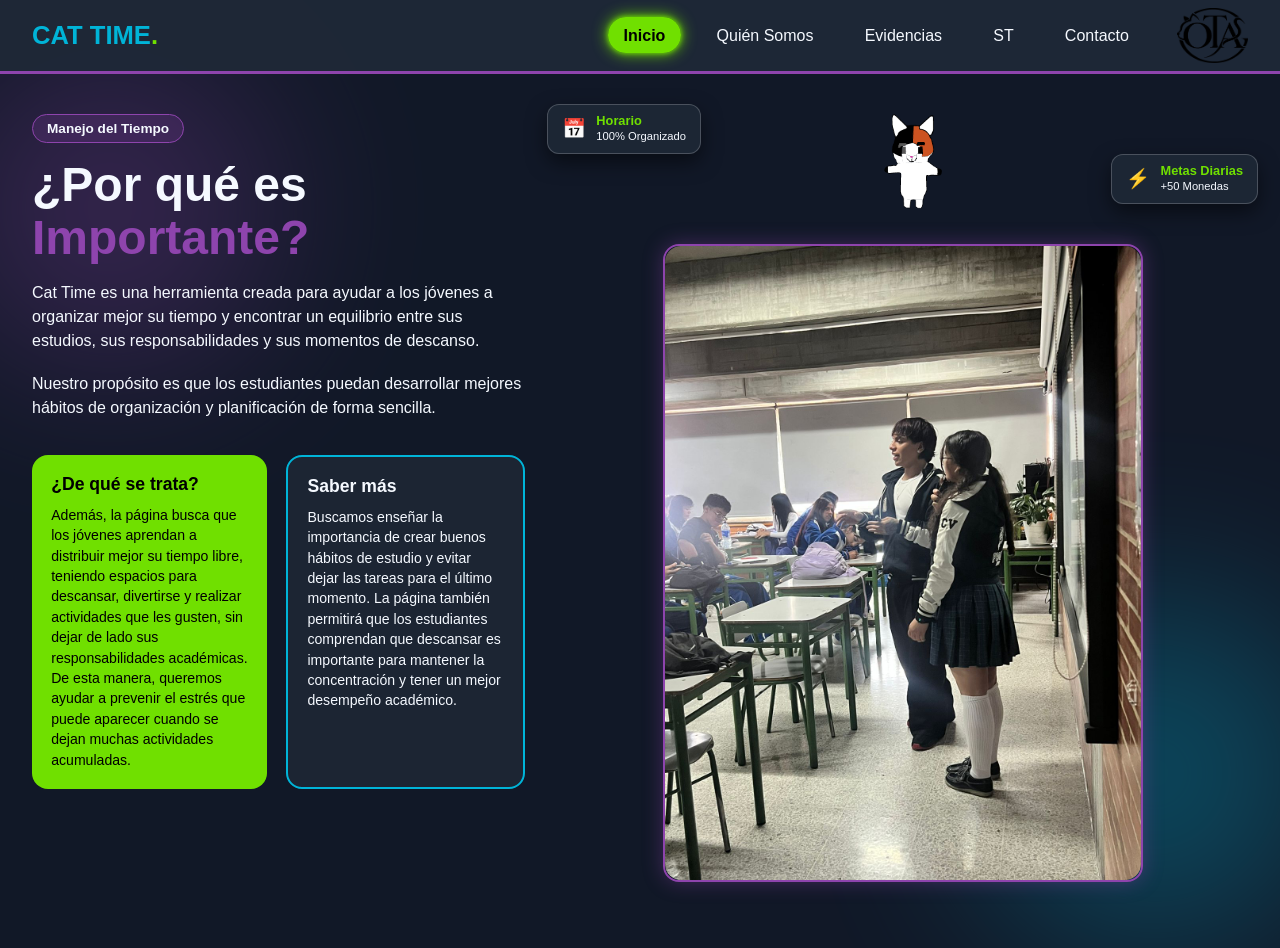
<file: pproyecto fin de año/index.html>
<!DOCTYPE html>
<html lang="es">

<head>
    <meta charset="UTF-8">
    <meta name="viewport" content="width=device-width, initial-scale=1.0">
    <title>Inicio - Plataforma - Cat Time</title>
    <link rel="stylesheet" href="inicio.css">
</head>

<body>
    <header>
        <nav class="pagina">
            <div class="marca">CAT TIME<span>.</span></div>
            <ul class="menu-lineal">
                <li><a href="index.html" class="active">Inicio</a></li>
                <li><a href="quiensomos.html">Quién Somos</a></li>
                <li><a href="evidencias.html">Evidencias</a></li>
                <li><a href="st.html">ST</a></li>
                <li><a href="contacto.html">Contacto</a></li>
            </ul>
            <div class="logo-derecha">
                <img src="Sin título-1.png" alt="Logotipo de la empresa" width="200" height="100" loading="lazy">
            </div>
        </nav>
    </header>

    <main>
        
        <div class="decoracion-fondo">
            <div class="circulo-brillo brillo-1"></div>
            <div class="circulo-brillo brillo-2"></div>
        </div>

        <div class="contenedor-pagina">
            
            <div class="columna-texto">
                <span class="badge-tag">Manejo del Tiempo</span>
                <h1>¿Por qué es <span>Importante?</span></h1>

                <p>Cat Time es una herramienta creada para ayudar a los jóvenes a organizar mejor su tiempo y encontrar un equilibrio entre sus estudios, sus responsabilidades y sus momentos de descanso.</p>

                <p>Nuestro propósito es que los estudiantes puedan desarrollar mejores hábitos de organización y planificación de forma sencilla.</p>

                
                <div class="contenedor-tarjetas-inicio">
                    <div class="tarjeta-info tarjeta-verde">
                        <h3>¿De qué se trata?</h3>
                        <p>Además, la página busca que los jóvenes aprendan a distribuir mejor su tiempo libre, teniendo espacios para descansar, divertirse y realizar actividades que les gusten, sin dejar de lado sus responsabilidades académicas. De esta manera, queremos ayudar a prevenir el estrés que puede aparecer cuando se dejan muchas actividades acumuladas.</p>
                    </div>

                    <div class="tarjeta-info tarjeta-borde">
                        <h3>Saber más</h3>
                        <p>Buscamos enseñar la importancia de crear buenos hábitos de estudio y evitar dejar las tareas para el último momento. La página también permitirá que los estudiantes comprendan que descansar es importante para mantener la concentración y tener un mejor desempeño académico.</p>
                    </div>
                </div>
            </div>

            
            <div class="columna-imagen">
                <div class="tarjeta-flotante tf-1">
                    <span class="icono">📅</span>
                    <div>
                        <strong>Horario</strong>
                        <p>100% Organizado</p>
                    </div>
                </div>

                <div class="tarjeta-flotante tf-2">
                    <span class="icono">⚡</span>
                    <div>
                        <strong>Metas Diarias</strong>
                        <p>+50 Monedas</p>
                    </div>
                </div>

                <img src="AM.png" alt="Modelo 3D del gato para manejo del tiempo" class="img-gato">

                
                <div class="contenedor-nueva-imagen">
                    <img src="imagen de inicio.jpeg" alt="Imagen representativa de Inicio">
                </div>
            </div>
        </div>
    </main>
</body>

</html>
</file>
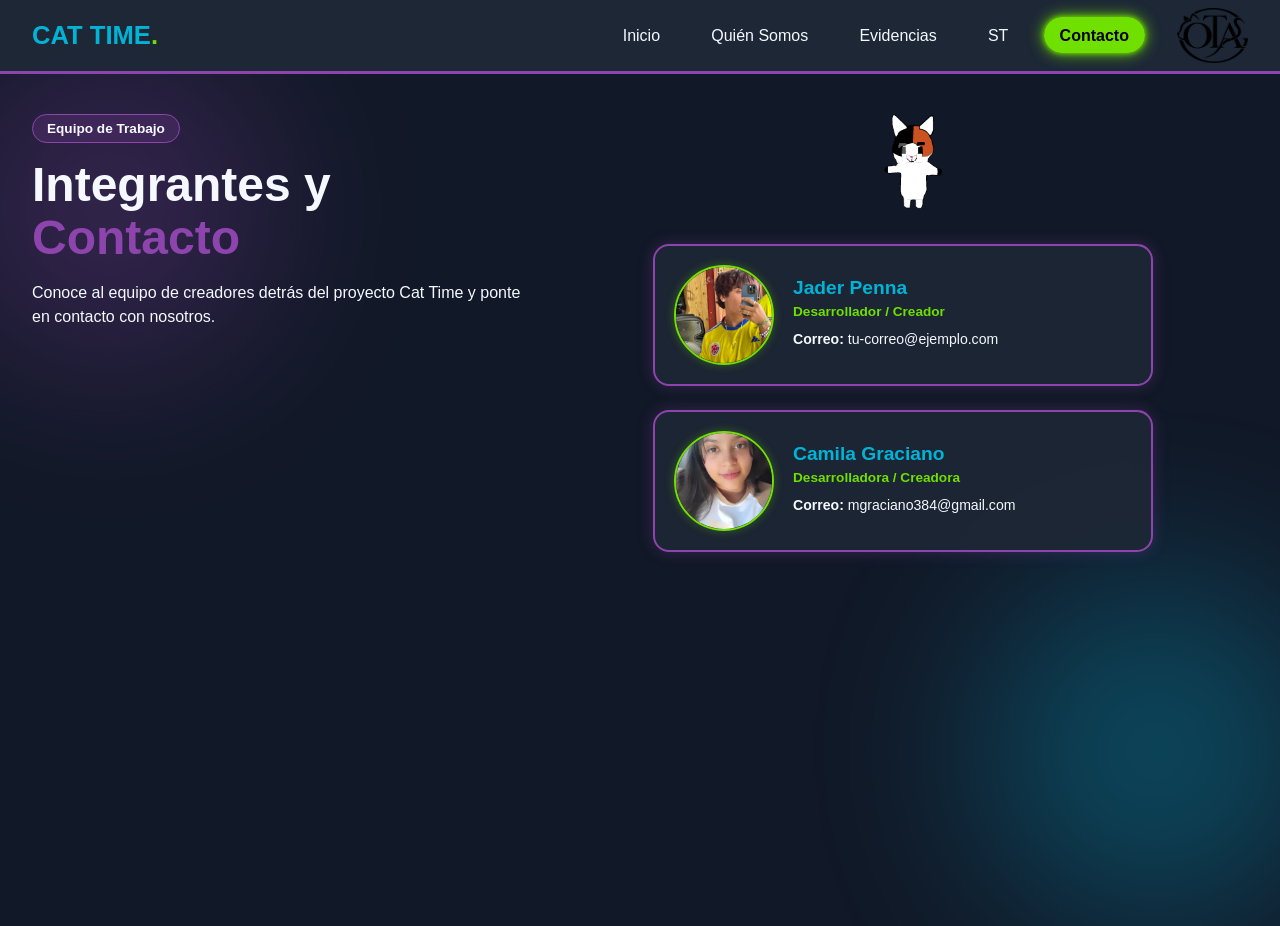
<file: pproyecto fin de año/contacto.html>
<!DOCTYPE html>
<html lang="es">

<head>
    <meta charset="UTF-8">
    <meta name="viewport" content="width=device-width, initial-scale=1.0">
    <title>Contacto - Plataforma - Cat Time</title>
    <link rel="stylesheet" href="inicio.css">
</head>

<body>
    <header>
        <nav class="pagina">
            <div class="marca">CAT TIME<span>.</span></div>
            <ul class="menu-lineal">
                <li><a href="index.html">Inicio</a></li>
                <li><a href="quiensomos.html">Quién Somos</a></li>
                <li><a href="evidencias.html">Evidencias</a></li>
                <li><a href="st.html">ST</a></li>
                <li><a href="contacto.html" class="active">Contacto</a></li>
            </ul>
            <div class="logo-derecha">
                <img src="Sin título-1.png" alt="Logotipo de la empresa" width="200" height="100" loading="lazy">
            </div>
        </nav>
    </header>

    <main>
        <div class="decoracion-fondo">
            <div class="circulo-brillo brillo-1"></div>
            <div class="circulo-brillo brillo-2"></div>
        </div>

        <div class="contenedor-pagina">

            <div class="columna-texto">
                <span class="badge-tag">Equipo de Trabajo</span>
                <h1>Integrantes y <span>Contacto</span></h1>
                <p>Conoce al equipo de creadores detrás del proyecto Cat Time y ponte en contacto con nosotros.</p>
            </div>


            <div class="columna-imagen">
                <img src="AM.png" alt="Modelo 3D del gato" class="img-gato" loading="lazy">

                <div class="contenedor-contactos">
                    <!-- Cuadro 1: Tu información -->
                    <div class="tarjeta-contacto">
                        <div class="contenedor-foto-contacto">
                            <img src="yo.jpeg" alt="Foto Integrante 1" class="foto-contacto">
                        </div>
                        <div class="info-contacto">
                            <h3>Jader Penna</h3>
                            <p class="rol">Desarrollador / Creador</p>
                            <p><strong>Correo:</strong> tu-correo@ejemplo.com</p>
                        </div>
                    </div>


                    <div class="tarjeta-contacto">
                        <div class="contenedor-foto-contacto">
                            <img src="camila.jpeg" alt="Foto Integrante 2" class="foto-contacto">
                        </div>
                        <div class="info-contacto">
                            <h3>Camila Graciano</h3>
                            <p class="rol">Desarrolladora / Creadora</p>
                            <p><strong>Correo:</strong> mgraciano384@gmail.com</p>
                        </div>
                    </div>
                </div>
            </div>
        </div>
    </main>
</body>

</html>
</file>
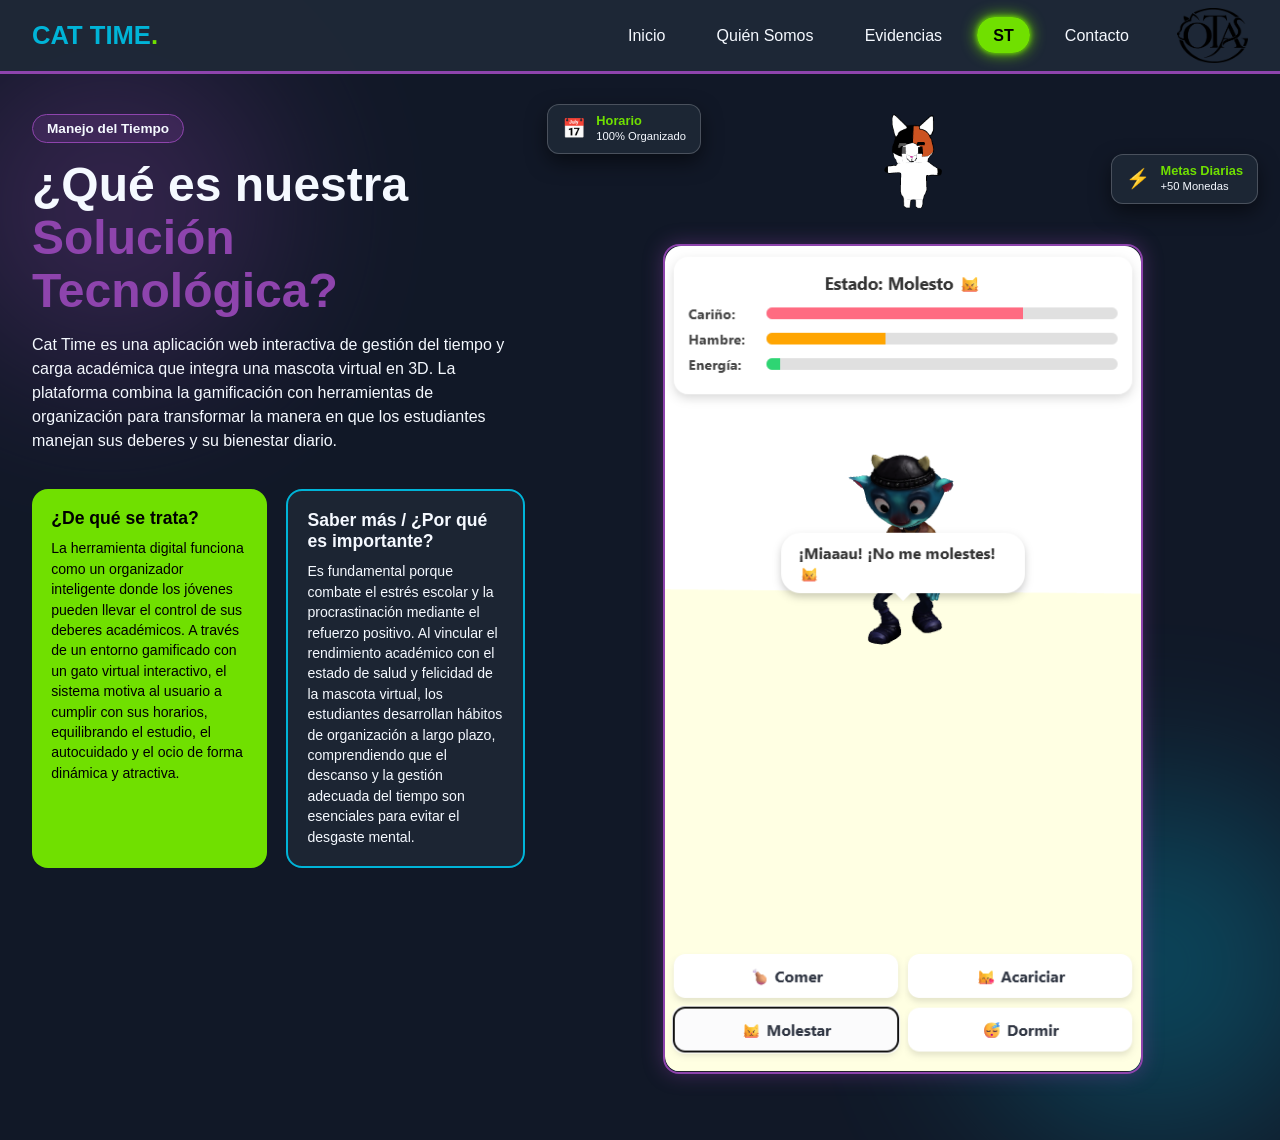
<file: pproyecto fin de año/st.html>
<!DOCTYPE html>
<html lang="es">

<head>
    <meta charset="UTF-8">
    <meta name="viewport" content="width=device-width, initial-scale=1.0">
    <title>Inicio - Plataforma - Cat Time</title>
    <link rel="stylesheet" href="inicio.css">
</head>

<body>
    <header>
        <nav class="pagina">
            <div class="marca">CAT TIME<span>.</span></div>
            <ul class="menu-lineal">
                <li><a href="index.html">Inicio</a></li>
                <li><a href="quiensomos.html">Quién Somos</a></li>
                <li><a href="evidencias.html">Evidencias</a></li>
                <li><a href="st.html" class="active">ST</a></li>
                <li><a href="contacto.html">Contacto</a></li>
            </ul>
            <div class="logo-derecha">
                <img src="Sin título-1.png" alt="Logotipo de la empresa" width="200" height="100" loading="lazy">
            </div>
        </nav>
    </header>

    <main>

        <div class="decoracion-fondo">
            <div class="circulo-brillo brillo-1"></div>
            <div class="circulo-brillo brillo-2"></div>
        </div>

        <div class="contenedor-pagina">

            <div class="columna-texto">
                <span class="badge-tag">Manejo del Tiempo</span>
                <h1>¿Qué es nuestra <span>Solución Tecnológica?</span></h1>

                <p>Cat Time es una aplicación web interactiva de gestión del tiempo y carga académica que integra una
                    mascota virtual en 3D. La plataforma combina la gamificación con herramientas de organización para
                    transformar la manera en que los estudiantes manejan sus deberes y su bienestar diario.</p>


                <div class="contenedor-tarjetas-inicio">
                    <div class="tarjeta-info tarjeta-verde">
                        <h3>¿De qué se trata?</h3>
                        <p>La herramienta digital funciona como un organizador inteligente donde los jóvenes pueden
                            llevar el control de sus deberes académicos. A través de un entorno gamificado con un gato
                            virtual interactivo, el sistema motiva al usuario a cumplir con sus horarios, equilibrando
                            el estudio, el autocuidado y el ocio de forma dinámica y atractiva.</p>
                    </div>

                    <div class="tarjeta-info tarjeta-borde">
                        <h3>Saber más / ¿Por qué es importante?</h3>
                        <p>Es fundamental porque combate el estrés escolar y la procrastinación mediante el refuerzo
                            positivo. Al vincular el rendimiento académico con el estado de salud y felicidad de la
                            mascota virtual, los estudiantes desarrollan hábitos de organización a largo plazo,
                            comprendiendo que el descanso y la gestión adecuada del tiempo son esenciales para evitar el
                            desgaste mental.
                        </p>
                    </div>
                </div>
            </div>


            <div class="columna-imagen">
                <div class="tarjeta-flotante tf-1">
                    <span class="icono">📅</span>
                    <div>
                        <strong>Horario</strong>
                        <p>100% Organizado</p>
                    </div>
                </div>

                <div class="tarjeta-flotante tf-2">
                    <span class="icono">⚡</span>
                    <div>
                        <strong>Metas Diarias</strong>
                        <p>+50 Monedas</p>
                    </div>
                </div>

                <img src="AM.png" alt="Modelo 3D del gato para manejo del tiempo" class="img-gato">


                <div class="contenedor-nueva-imagen">
                    <img src="st.png" alt="Imagen representativa de Inicio">
                </div>
            </div>
        </div>
    </main>
</body>

</html>
</file>
<file: pproyecto fin de año/inicio.css>
:root {
    --fresh-purple: #8e44ad;
    --azul-hielo: #00b4d8;
    --verde-lima: #70e000;
    --bg-dark: #111827;
    --bg-card: #1f2937;
    --text-light: #f5f9ff;
}

* {
    margin: 0;
    padding: 0;
    box-sizing: border-box;
    font-family: 'Segoe UI', sans-serif;
}

body {
    background-color: var(--bg-dark);
    color: var(--text-light);
    min-height: 100vh;
    display: flex;
    flex-direction: column;
}


header {
    background-color: rgba(31, 41, 55, 0.95);
    border-bottom: 3px solid var(--fresh-purple);
    position: sticky;
    top: 0;
    z-index: 1000;
}

.pagina {
    max-width: 100%;
    margin: 0 auto;
    display: flex;
    justify-content: space-between;
    align-items: center;
    padding: 0.5rem 2rem;
    gap: 2rem;
}

.marca {
    font-size: 1.6rem;
    font-weight: bold;
    color: var(--azul-hielo);
    text-transform: uppercase;
    white-space: nowrap;
}

.marca span {
    color: var(--verde-lima);
}

.menu-lineal {
    display: flex;
    list-style: none;
    gap: 1.2rem;
    margin-left: auto;
}

.menu-lineal a {
    color: var(--text-light);
    text-decoration: none;
    font-weight: 500;
    text-transform: capitalize;
    padding: 0.6rem 1rem;
    border-radius: 60px;
    transition: all 0.3s ease;
}

.menu-lineal li:nth-child(odd) a:hover {
    color: var(--azul-hielo);
    text-shadow: 0 0 8px var(--azul-hielo);
}

.menu-lineal li:nth-child(even) a:hover {
    color: var(--verde-lima);
    text-shadow: 0 0 8px var(--verde-lima);
}

.menu-lineal a.active {
    color: #000000;
    background-color: var(--verde-lima);
    font-weight: bold;
    box-shadow: 0 0 15px var(--verde-lima), 0 0 5px var(--verde-lima);
}

.logo-derecha {
    display: flex;
    align-items: center;
}

.logo-derecha img {
    height: 55px;
    width: auto;
    object-fit: contain;
}


main {
    flex: 1;
    max-width: 1400px;
    margin: 1.5rem auto;
    padding: 0 2rem;
    width: 100%;
    position: relative;
}

.contenedor-pagina {
    background-color: transparent;
    padding: 1rem 0;
    display: flex;
    align-items: flex-start;
    justify-content: space-between;
    gap: 2rem;
    position: relative;
    z-index: 1;
    width: 100%;
}


.columna-texto {
    flex: 1;
    min-width: 280px;
    display: flex;
    flex-direction: column;
    justify-content: flex-start;
}


.decoracion-fondo {
    position: absolute;
    top: 0;
    left: 0;
    width: 100%;
    height: 100%;
    pointer-events: none;
    z-index: 0;
}

.circulo-brillo {
    position: absolute;
    border-radius: 50%;
    filter: blur(90px);
    opacity: 0.3;
}

.brillo-1 {
    width: 320px;
    height: 320px;
    background-color: var(--fresh-purple);
    top: -50px;
    left: -50px;
}

.brillo-2 {
    width: 350px;
    height: 350px;
    background-color: var(--azul-hielo);
    bottom: -50px;
    right: -50px;
}

.badge-tag {
    display: inline-block;
    padding: 6px 14px;
    background: rgba(142, 68, 173, 0.2);
    border: 1px solid var(--fresh-purple);
    color: var(--text-light);
    border-radius: 20px;
    font-size: 0.85rem;
    font-weight: 600;
    margin-bottom: 1rem;
    width: fit-content;
}

h1 {
    font-size: 3rem;
    margin-bottom: 1rem;
    line-height: 1.1;
}

h1 span {
    color: var(--fresh-purple);
}

p {
    color: var(--text-light);
    font-size: 1rem;
    line-height: 1.5;
    margin-bottom: 1.2rem;
    max-width: 100%;
}


.botones-imagenes-vertical {
    display: flex;
    flex-direction: column;
    gap: 10px;
    margin-top: 1rem;
    width: 100%;
    max-width: 320px;
}

.botones-imagenes-vertical button {
    width: 100%;
    padding: 10px 16px;
    background: rgba(31, 41, 55, 0.85);
    color: var(--text-light);
    border: 1px solid var(--fresh-purple);
    border-radius: 10px;
    cursor: pointer;
    font-size: 0.9rem;
    font-weight: 500;
    transition: all 0.3s ease;
    backdrop-filter: blur(5px);
    text-align: center;
}

.botones-imagenes-vertical button:hover {
    background-color: var(--fresh-purple);
    color: #ffffff;
    box-shadow: 0 0 15px rgba(142, 68, 173, 0.5);
}


.contenedor-tarjetas-inicio {
    display: flex;
    flex-direction: row;
    gap: 1.2rem;
    width: 100%;
    margin-top: 1rem;
}

.tarjeta-info {
    flex: 1;
    padding: 1.2rem;
    border-radius: 16px;
    backdrop-filter: blur(8px);
}

.tarjeta-info h3 {
    font-size: 1.1rem;
    margin-bottom: 0.6rem;
}

.tarjeta-info p {
    font-size: 0.88rem;
    line-height: 1.45;
    margin-bottom: 0;
}

.tarjeta-verde {
    background-color: var(--verde-lima);
    color: #000000;
}

.tarjeta-verde h3, .tarjeta-verde p {
    color: #000000;
}

.tarjeta-borde {
    background: rgba(31, 41, 55, 0.85);
    border: 2px solid var(--azul-hielo);
    color: var(--text-light);
}

.columna-imagen {
    position: relative;
    flex: 1.4;
    min-width: 0;
    display: flex;
    flex-direction: column;
    align-items: center;
    justify-content: flex-start;
    z-index: 1;
    width: 100%;
}

.columna-imagen img:not(.img-gato):not(.foto-contacto) {
    max-width: 100% !important;
    max-height: 1500px !important;
    width: 100% !important;
    height: auto !important;
    object-fit: contain !important;
    border-radius: 16px;
    margin: 0 auto;
}

.columna-imagen .img-gato {
    max-width: 90px !important;
    height: auto !important;
    animation: flotar 3s ease-in-out infinite;
    margin-bottom: 5px;
}

@keyframes flotar {
    0% { transform: translateY(0px); }
    50% { transform: translateY(-8px); }
    100% { transform: translateY(0px); }
}

.tarjeta-flotante {
    position: absolute;
    display: flex;
    align-items: center;
    gap: 10px;
    padding: 8px 14px;
    background: rgba(31, 41, 55, 0.9);
    border: 1px solid rgba(255, 255, 255, 0.2);
    backdrop-filter: blur(10px);
    border-radius: 12px;
    box-shadow: 0 8px 20px rgba(0, 0, 0, 0.5);
    z-index: 4;
}

.tarjeta-flotante .icono {
    font-size: 1.2rem;
}

.tarjeta-flotante strong {
    display: block;
    color: var(--verde-lima);
    font-size: 0.8rem;
}

.tarjeta-flotante p {
    margin: 0;
    font-size: 0.7rem;
    color: var(--text-light);
}

.tf-1 {
    top: -10px;
    left: -10px;
}

.tf-2 {
    top: 40px;
    right: -10px;
}

.contenedor-nueva-imagen {
    width: 100%;
    max-width: 480px;
    margin: 1rem auto 0 auto;
    border-radius: 16px;
    overflow: hidden;
    border: 2px solid var(--fresh-purple);
    box-shadow: 0 0 20px rgba(142, 68, 173, 0.4);
    display: flex;
    justify-content: center;
    align-items: center;
}

.contenedor-nueva-imagen img {
    width: 100%;
    height: auto;
    display: block;
    object-fit: cover;
}


.visor-imagenes {
    margin-top: 0.5rem;
    display: flex;
    justify-content: center;
    align-items: center;
    width: 100%;
    max-width: 100%;
    background: rgba(31, 41, 55, 0.85);
    border: 2px solid var(--fresh-purple);
    border-radius: 18px;
    padding: 15px;
    box-shadow: 0 0 25px rgba(142, 68, 173, 0.4);
    backdrop-filter: blur(10px);
    z-index: 2;
    box-sizing: border-box;
    overflow: hidden;
}

.item-evidencia {
    display: flex;
    flex-direction: row;
    align-items: center;
    justify-content: center;
    gap: 15px;
    width: 100%;
    box-sizing: border-box;
    animation: aparecer-img 0.4s ease-out;
}

.item-evidencia:has(video) {
    flex-direction: column !important;
    align-items: center !important;
}


.item-evidencia img,
.item-evidencia video {
    display: block !important;
    visibility: visible !important;
    opacity: 1 !important;
    flex: 1;
    min-width: 0;
    width: 100%;
    max-width: 100%;
    max-height: 520px;
    height: auto;
    border-radius: 12px;
    object-fit: contain;
    border: 1px solid var(--fresh-purple);
    background: #000;
}

.cuadro-texto-evidencia {
    flex: 1;
    min-width: 0;
    width: 100%;
    background: rgba(17, 24, 39, 0.85);
    border: 1px solid var(--fresh-purple);
    border-radius: 12px;
    padding: 15px;
    text-align: left;
    box-shadow: 0 0 15px rgba(142, 68, 173, 0.3);
    max-height: 520px;
    overflow-y: auto;
    display: block !important;
}

@keyframes aparecer-img {
    from { opacity: 0; transform: scale(0.96); }
    to { opacity: 1; transform: scale(1); }
}


.contenedor-contactos {
    display: flex;
    flex-direction: column;
    gap: 1.5rem;
    width: 100%;
    max-width: 500px;
    margin-top: 1rem;
}

.tarjeta-contacto {
    display: flex;
    align-items: center;
    gap: 1.2rem;
    background: rgba(31, 41, 55, 0.85);
    border: 2px solid var(--fresh-purple);
    border-radius: 16px;
    padding: 1.2rem;
    box-shadow: 0 0 15px rgba(142, 68, 173, 0.3);
    backdrop-filter: blur(10px);
}

.contenedor-foto-contacto {
    width: 100px !important;
    height: 100px !important;
    min-width: 100px !important;
    min-height: 100px !important;
    border-radius: 50%;
    overflow: hidden;
    border: 2px solid var(--verde-lima);
    box-shadow: 0 0 10px rgba(112, 224, 0, 0.3);
    flex-shrink: 0;
}

.foto-contacto {
    width: 100% !important;
    height: 100% !important;
    max-width: 100% !important;
    max-height: 100% !important;
    object-fit: cover !important;
    display: block;
}

.info-contacto h3 {
    color: var(--azul-hielo);
    font-size: 1.2rem;
    margin-bottom: 0.2rem;
}

.info-contacto .rol {
    color: var(--verde-lima);
    font-size: 0.85rem;
    font-weight: 600;
    margin-bottom: 0.4rem;
}

.info-contacto p {
    font-size: 0.88rem;
    margin-bottom: 0.2rem;
    color: var(--text-light);
}
</file>
